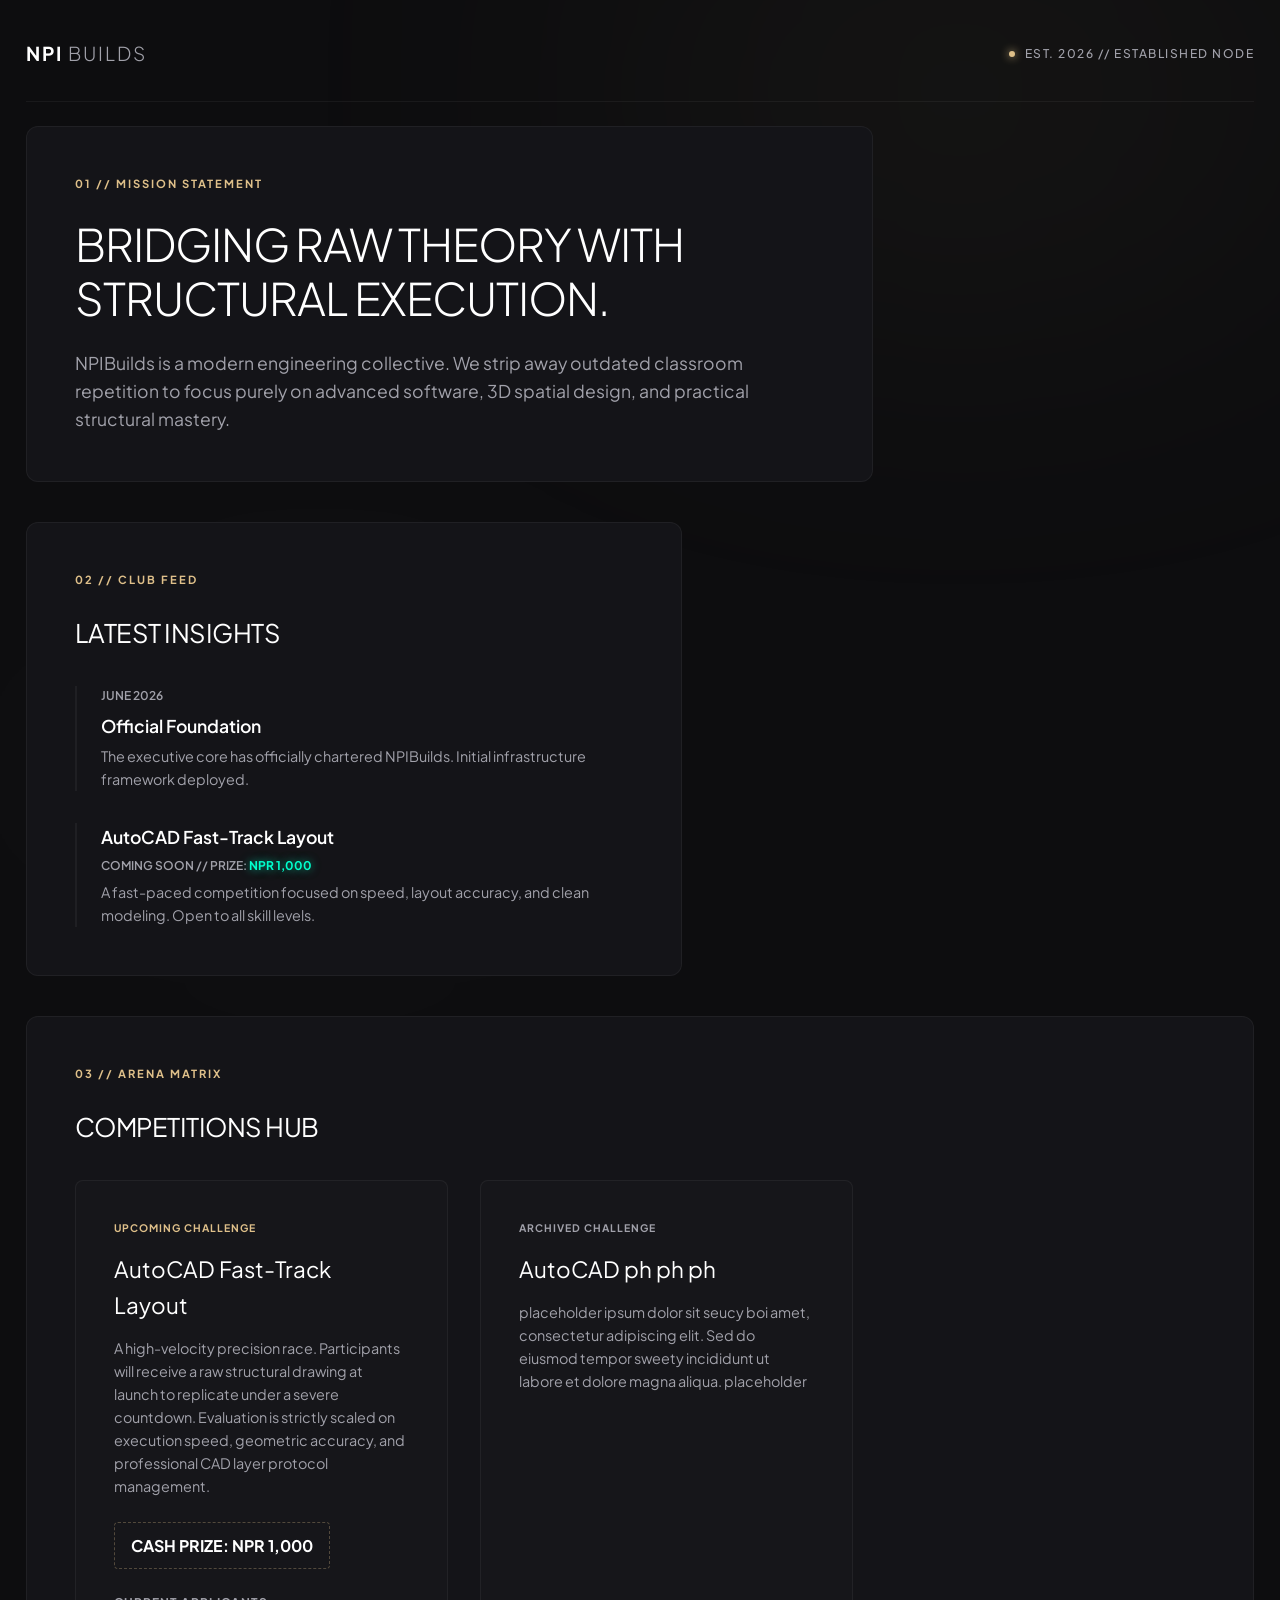
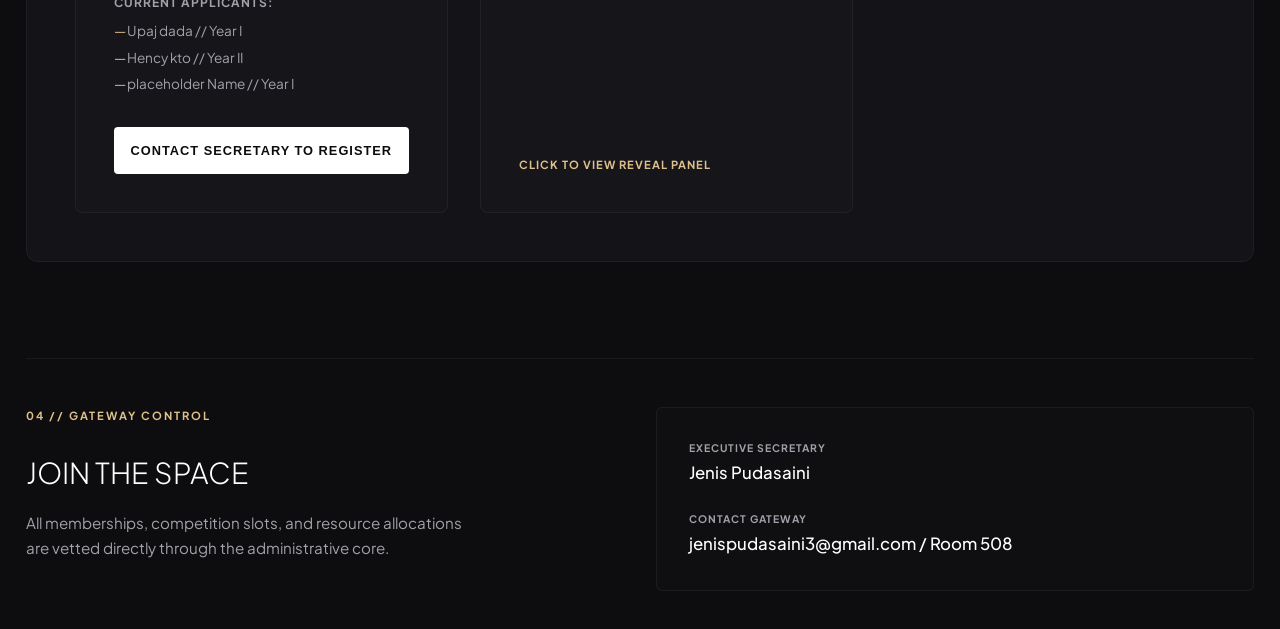
<file: HTML/index.html>
<!DOCTYPE html>
<html lang="en">
<head>
    <meta charset="UTF-8">
    <meta name="viewport" content="width=device-width, initial-scale=1.0">
    <title>NPI BUILDS // Engineering Club</title>
<link rel="stylesheet" href="../CSS/style.css">
</head>
<body>

    <div class="ambient-light" id="light-top"></div>
    <div class="ambient-light" id="light-bottom"></div>

    <div class="wrapper">
        <header class="arch-header">
            <div class="brand">NPI <span class="thin">BUILDS</span></div>
            <nav class="status-indicator">
                <span class="pillar-dot"></span> EST. 2026 // ESTABLISHED NODE
            </nav>
        </header>

        <main class="space-grid">
            
            <section class="block hero-block">
                <span class="block-tag">01 // MISSION STATEMENT</span>
                <h1>BRIDGING RAW THEORY WITH STRUCTURAL EXECUTION.</h1>
                <p class="description">
                    NPIBuilds is a modern engineering collective. We strip away outdated classroom repetition to focus purely on advanced software, 3D spatial design, and practical structural mastery.
                </p>
            </section>

            <section class="block updates-block">
                <span class="block-tag">02 // CLUB FEED</span>
                <h2>LATEST INSIGHTS</h2>
                <div class="feed-container">
                    <div class="feed-item">
                        <span class="feed-date">JUNE 2026</span>
                        <h4>Official Foundation</h4>
                        <p>The executive core has officially chartered NPIBuilds. Initial infrastructure framework deployed.</p>
                    </div>
                    <div class="feed-item">
                          <h4>AutoCAD Fast-Track Layout </h4>
                      <span class="feed-date">COMING SOON // PRIZE: <span class="neongreen-text">NPR 1,000</span></span> 
                        <p>A fast-paced competition focused on speed, layout accuracy, and clean modeling. Open to all skill levels.</p>
                    </div>
                </div>
            </section>






            <section class="block competitions-block">
                <span class="block-tag">03 // ARENA MATRIX</span>
                <h2>COMPETITIONS HUB</h2>
                
                <div class="comp-grid">
                    <div class="comp-card upcoming">
                        <div class="card-status">UPCOMING CHALLENGE</div>
                        <h3>AutoCAD Fast-Track
Layout</h3>
                        <p class="comp-details">A high-velocity precision race. Participants will receive a raw structural drawing at launch to replicate under a severe countdown. Evaluation is strictly scaled on execution speed, geometric accuracy, and professional CAD layer protocol management.</p>
                        
                        <div class="prize-tag">CASH PRIZE: NPR 1,000</div>
                        
                        <div class="participants-list">
                            <h5>CURRENT APPLICANTS:</h5>
                            <ul>
                                <li>Upaj dada // Year I</li>
                                <li>Hency kto // Year II</li>
                                <li>placeholder Name // Year I</li>
                            </ul>
                        </div>
                    

                        <a href="../contact/contact.html" style="text-decoration: none; display: block; width: 100%;">
                        <button class="btn-action" style="width: 100%; cursor: pointer;">CONTACT SECRETARY TO REGISTER</button>
                        </a>
                    </div>

                    <div class="comp-card past" onclick="toggleWinnerPanel(this)">
                        <div class="card-status">ARCHIVED CHALLENGE</div>
                        <h3>AutoCAD ph ph ph</h3>
                        <p class="comp-details">placeholder ipsum dolor sit seucy boi amet, consectetur adipiscing elit. Sed do eiusmod tempor sweety incididunt ut labore et dolore magna aliqua. placeholder</p>
                        
                        <div class="click-prompt">CLICK TO VIEW REVEAL PANEL</div>
                        
                        <div class="winner-drawer">
                            <div class="drawer-divider"></div>
                            <div class="winner-profile">
                                <span class="winner-label">CHAMPION</span>
                                <h4>Jenis Pudasaini🎉 (Placeholder)</h4>
                                <p class="winner-meta">Completed in 42 Minutes // Zero Blueprint Overlaps</p>
                                <div class="prize-claimed">PRIZE CLAIMED:  NPR 30,000</div>
                            </div>
                        </div>
                    </div>
                </div>
            </section>

        </main>

        <footer class="arch-footer" id="contact">
            <div class="footer-divider"></div>
            <div class="footer-content">
                <div class="footer-left">
                    <span class="block-tag">04 // GATEWAY CONTROL</span>
                    <h3>JOIN THE SPACE</h3>
                    <p>All memberships, competition slots, and resource allocations are vetted directly through the administrative core.</p>
                </div>
                <div class="footer-right">
                    <div class="contact-node">
                        <span class="node-label">EXECUTIVE SECRETARY</span>
                        <p class="node-val">Jenis Pudasaini</p>
                        <span class="node-label">CONTACT GATEWAY</span>
                        <p class="node-val">jenispudasaini3@gmail.com / Room 508</p>
                    </div>
                </div>
            </div>
        </footer>
    </div>


    
    <script src="../JS/script.js"></script>
</body>
</html>
</file>
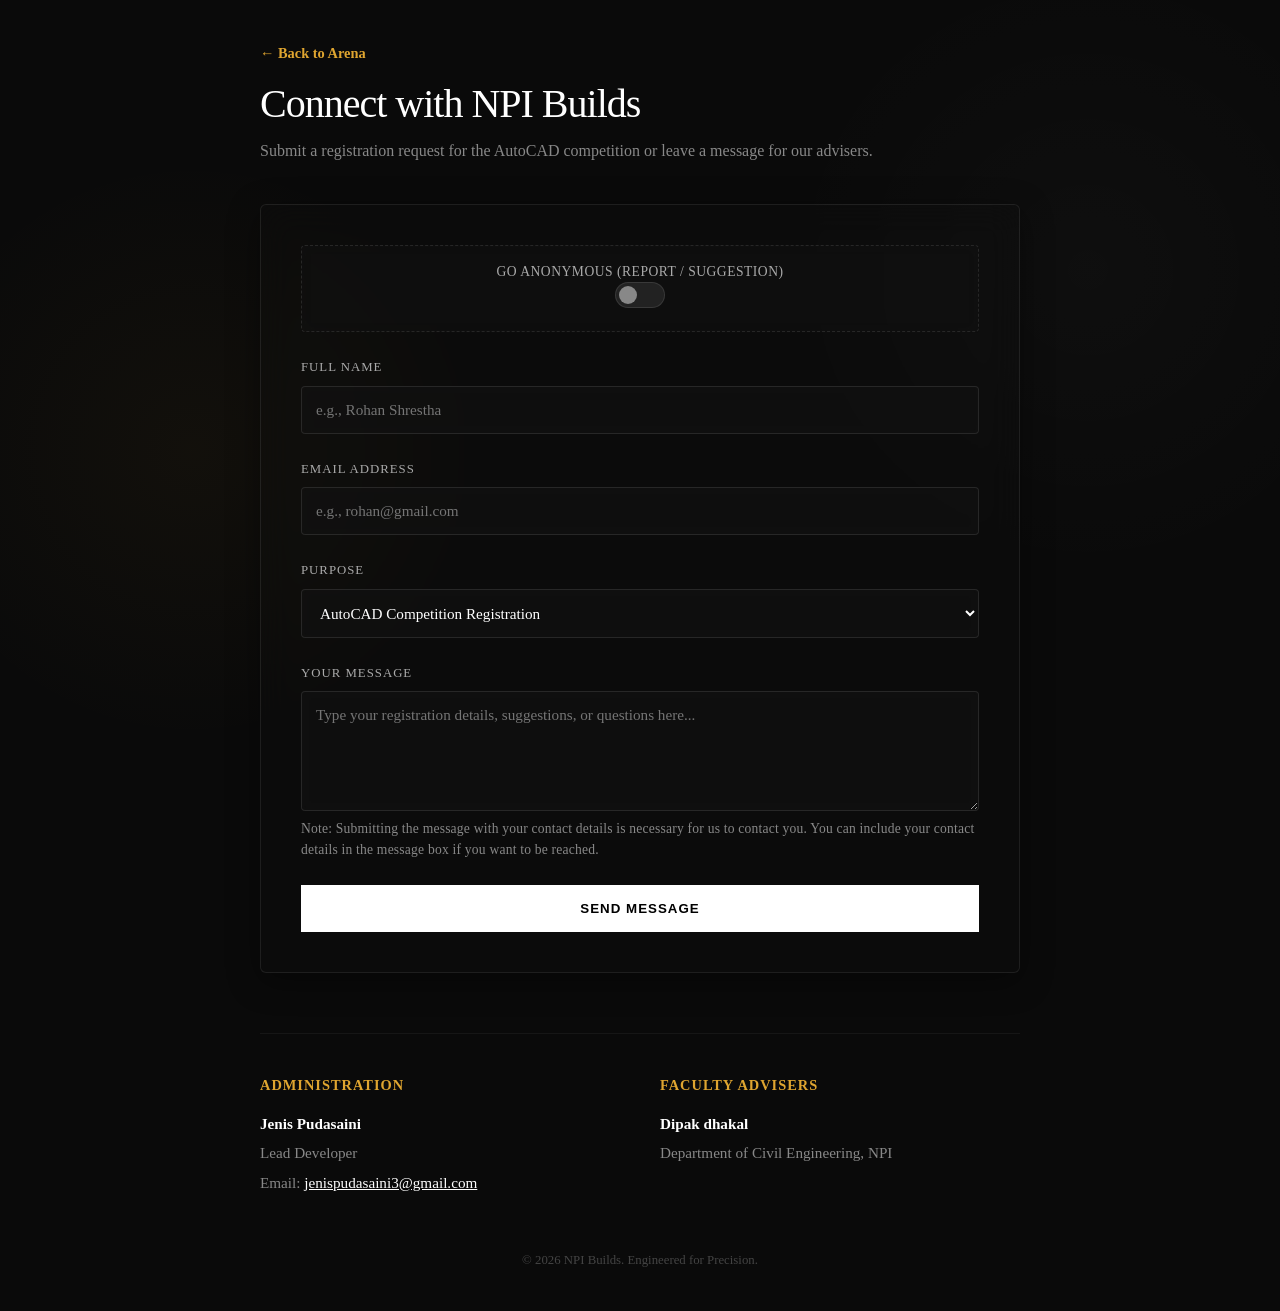
<file: contact/contact.html>
<!DOCTYPE html>
<html lang="en">
<head>
    <meta charset="UTF-8">
    <meta name="viewport" content="width=device-width, initial-scale=1.0">
    <title>Contact & Register // NPI Builds</title>
    <link rel="stylesheet" href="../CSS/style.css">
    <link rel="stylesheet" href="./contact.css">
</head>
<body class="dark-theme">

    <main class="form-wrapper">
        <header class="form-header">
            <a href="../index.html" class="back-link">← Back to Arena</a>
            <h1>Connect with NPI Builds</h1>
            <p>Submit a registration request for the AutoCAD competition or leave a message for our advisers.</p>
        </header>

        <section class="form-card">
            <form action="https://api.web3forms.com/submit" method="POST" id="contactForm">
    
    <input type="hidden" name="access_key" value="342dfb39-3732-4e8b-8e7c-003c619b167d">
    <input type="checkbox" name="botcheck" style="display: none;">

    <div class="form-group toggle-wrapper">
        <span class="toggle-label">Go Anonymous (Report / Suggestion)</span>
        <label class="switch">
            <input type="checkbox" id="anonymousToggle">
            <span class="slider"></span>
        </label>
    </div>

    <div class="form-group">
        <label for="name">Full Name</label>
        <input type="text" id="name" name="name" required placeholder="e.g., Rohan Shrestha">
    </div>

    <div class="form-group">
        <label for="email">Email Address</label>
        <input type="email" id="email" name="email" required placeholder="e.g., rohan@gmail.com">
    </div>

    <div class="form-group">
        <label for="purpose">Purpose</label>
        <select id="purpose" name="purpose">
            <option id="optReg" value="Competition Registration">AutoCAD Competition Registration</option>
            <option id="optSug" value="General Inquiry/Report">General Query / Suggestion / Report</option>
            <option id="optAdvisor" value="Advisor Communication">Contact Advisor Team</option>
        </select>
    </div>

    <div class="form-group">
    <label for="message">Your Message</label>
    <textarea id="message" name="message" rows="5" required placeholder="Type your registration details, suggestions, or questions here..."></textarea>
    <span class="field-note">
        Note: Submitting the message with your contact details is necessary for us to contact you. 
        <span id="contactReminder">You can include your contact details in the message box if you want to be reached.</span>
    </span>
</div>

    <button type="submit" class="submit-btn">Send Message</button>

                
            </form>
        </section>

        <footer class="page-footer">
            <div class="footer-grid">
                <div class="footer-column">
                    <h3>Administration</h3>
                    <p class="admin-name">Jenis Pudasaini</p>
                    <p class="admin-role">Lead Developer</p>
                    <p>Email: <a href="mailto:jenispudasaini3@gmail.com" class="footer-link">jenispudasaini3@gmail.com</a></p>
                </div>
                <div class="footer-column">
                    <h3>Faculty Advisers</h3>
                    <p class="advisor-name">Dipak dhakal</p>
                    <p class="advisor-dept">Department of Civil Engineering, NPI</p>
                </div>
            </div>
            <div class="footer-credits">
                <p>&copy; 2026 NPI Builds. Engineered for Precision.</p>
            </div>
        </footer>
    </main>

    <script src="../contact/contact.js"></script>
</body>
</html>
</file>
<file: CSS/style.css>
@import url('https://fonts.googleapis.com/css2?family=Plus+Jakarta+Sans:wght=300;400;500;700&family=Space+Grotesk:wght=600;700&display=swap');

/* =========================================================================
   01. GLOBAL ARCHITECTURE ENGINE & VARIABLES (:root)
   ========================================================================= */
:root {
    --bg-stone: #0d0d0f;                             /* Core dark slate background canvas base */
    --panel-bg: #141418;                             /* Elevated surface color for grid content cards */
    --border-line: rgba(255, 255, 255, 0.05);        /* Subdued low-contrast modernist architectural line border */
    --text-pure: #ffffff;                            /* Pure white for primary headers and high-contrast nodes */
    --text-concrete: #a1a1aa;                        /* Mid-tone gray for readable secondary prose */
    --warm-glow: rgba(223, 192, 138, 0.06);          /* Low-intensity elegant amber light leak value */
    --accent-amber: #dfc08a;                         /* Sophisticated premium light gold accent color */
    --curve-minimal: 12px;                           /* Sharp geometric sharp modernist structural border radius */
    --transition-slow: all 0.6s cubic-bezier(0.25, 1, 0.5, 1); /* Smooth fluid ease-out animation timing vector */
}

/* Master Reset Engine */
* {
    margin: 0;
    padding: 0;
    box-sizing: border-box;                          /* Assures padding offsets do not explode layout sizing math */
}

html {
    scroll-behavior: smooth;                         /* Enables clean scrolling animations on element anchors */
}

body {
    background-color: var(--bg-stone);
    color: var(--text-pure);
    font-family: 'Plus Jakarta Sans', sans-serif;
    overflow-x: hidden;                              /* Rigorous prevention of horizontal layout bursting */
    line-height: 1.6;
}

/* Luxury Architectural Embedded Lighting Shadows */
.ambient-light {
    position: absolute;
    width: 60vw;
    height: 40vh;
    border-radius: 50%;
    filter: blur(160px);                             /* Spreads the background color values smoothly across dark rows */
    pointer-events: none;                            /* Prevents accidental interception of click/tap controls */
    z-index: -1;
}

#light-top {
    top: -10%;
    right: -5%;
    background: var(--warm-glow);
}

#light-bottom {
    bottom: -5%;
    left: -5%;
    background: rgba(255, 255, 255, 0.02);
}

/* Master Structural Grid Wrapping (Expanded for Ultra-Wide Frame) */
.wrapper {
    width: 100%;
    max-width: 1500px;                               /* Expanded headroom framework requested for high-res layout symmetry */
    margin: 0 auto;                                  /* Centers the content frame perfectly on wide layouts */
    padding: clamp(1.5rem, 3vw, 2.435rem) clamp(1rem, 2vw, 2rem); /* Fluid responsive breathing margins */
}

/* =========================================================================
   02. SITE NAVIGATION & STRUCTURAL HEADER AXIS
   ========================================================================= */
.arch-header {
    display: flex;
    justify-content: space-between;
    align-items: center;
    border-bottom: 1px solid var(--border-line);
    padding-bottom: 2rem;
    margin-bottom: 1.52rem;
    gap: 2rem;                                      /* Buffer gap prevents elements from overlapping when zoomed */
}

/* Wrapper to keep logo and text aligned inline */
.brand-link {
    display: flex;
    align-items: center;
    gap: 1rem;                                      /* Clean spatial gap between logo graphic and text labels */
    text-decoration: none;
    color: inherit;
    flex-shrink: 0;                                 /* Structural safety anchor to prevent layout squishing */
}

/* Precise sizing matrix for your geometric logo */
.brand-logo {
    height: 64px;                                   /* Fixed technical footprint heights */
    width: 64px;
    object-fit: contain;
    border-radius: 50%;                              /* Compels square assets into an elegant circular profile */
    background: transparent;
    filter: drop-shadow(0 0 8px rgba(255, 238, 0, 0.252)); 
    transition: var(--transition-slow);
    flex-shrink: 0;                                 /* Rigid protection to ensure logo dimension matches type */
}

/* Interactive subtle glow amplification when user hovers over the brand node */
.brand-link:hover .brand-logo {
    transform: rotate(5deg) scale(1.05);            /* Dynamic micro-rotation spatial feedback */
    filter: drop-shadow(0 0 15px rgba(0, 255, 204, 0.5));
}

.brand {
    font-size: clamp(1.1rem, 1.5vw, 1.4rem);        /* Fluidly scales header text based on screen real estate */
    font-weight: 700;
    letter-spacing: 2px;
}

.brand .thin {
    font-weight: 300;
    color: var(--text-concrete);
}

.status-indicator {
    font-size: 0.75rem;
    font-weight: 500;
    letter-spacing: 1.5px;
    color: var(--text-concrete);
    animation: slideFromRight 1s cubic-bezier(0.25, 1, 0.5, 1) forwards;
    display: flex;
    align-items: center;
    gap: 0.6rem;
    flex-shrink: 0;                                 /* Keeps structural telemetry intact across displays */
}

.pillar-dot {
    width: 6px;
    height: 6px;
    background: var(--accent-amber);
    border-radius: 50%;
    box-shadow: 0 0 8px var(--accent-amber);
    flex-shrink: 0;
}

/* =========================================================================
   03. CORE CORE LAYOUT WRAPPERS & GRID MATRIX PANELS
   ========================================================================= */
.space-grid {
    position: relative;
    display: grid;
    grid-template-columns: 1.3fr 0.7fr;            /* Explicit dual column layout ratio split */
    gap: clamp(1.5rem, 4vw, 2.5rem);  
    margin: 0 auto;                                 /* Zeroes out centered offset shifts */
}

/* =========================================================================
   04. STYLE SPECIFICATION: CONTAINED HIGH-PRECISION HERO BANNER
   ========================================================================= */
.Mainhero-section {
    position: relative;
    height: 75vh;                                   /* Fixed container space ratio */
    min-height: 550px;                              /* Technical baseline bounds height limits */
    width: 100%;   
    margin: 0 auto; 
    margin-bottom: 4rem; 
    border-radius: var(--curve-minimal); 
    display: flex;
    overflow: hidden;                               /* Conceals expanding background scale animations safely */
    background-color: var(--bg-stone);             /* Serves as the bedrock underlay for the extruded vignette edge */
    border: 1px solid var(--border-line);
}

.Mainhero-slider {
    position: absolute;
    top: 0;
    left: 0;
    width: 100%;
    height: 100%;
    z-index: 1;                                     /* Base rendering tier layer */
}

.Mainslide {
    position: absolute;
    top: 0px;
    left: 0;
    width: 100%;
    height: 100%;
    background-size: cover;
    background-position: center center; 
    opacity: 0;
    transform: scale(1.023);
    animation-name: MainsliderFade;
    animation-duration: 12s;
    animation-iteration-count: infinite;
    animation-timing-function: ease-in-out;
}

.Mainslide-1 {
    background-image: url('../images-resources/Whole grp likely banner uneditted.jpg');
    background-position: center 105%;              /* Focal vertical height displacement node alignment */
    animation-delay: 0s;
}

.Mainslide-2 {
    background-image: url('../images-resources/small exicted group photo uneditted possible banner.jpg');
    background-position: center 78%;               /* Focal vertical height displacement node alignment */
    animation-delay: 6s;
}

/* High-Precision Cinematic Vignette Mask Engine (Extruded Distribution Setup) */
.Mainhero-overlay {
    position: absolute;
    inset: 0;                                       /* Spans edge-to-edge seamlessly over full canvas block */
    background: 
        /* Bottom-to-top ground mask: Pulled up higher to clear display panels cleanly */
        linear-gradient(to top, rgba(13, 13, 15, 1) 0%, rgba(13, 13, 15, 0.5) 35%, rgba(13, 13, 15, 0) 70%),
        /* Left-to-right edge side mask: Opacity dialed back slightly to reveal more image on the far left */
        linear-gradient(to right, rgba(13, 13, 15, 0.85) 0%, rgba(13, 13, 15, 0.65) 20%, rgba(13, 13, 15, 0.2) 45%, rgba(13, 13, 15, 0) 80%),
        /* Right-to-left safety mask: Ensures the far edge blends back into the dark layout context */
        linear-gradient(to left, rgba(13, 13, 15, 0.8) 0%, rgba(13, 13, 15, 0) 30%);
    z-index: 2;                                     
}

.Mainhero-container {
    width: 100%;
    height: 100%;                                   
    max-width: 100%;                                /* Spans true full-bleed container width to lock background color mask */
    padding: clamp(1.5rem, 4vw, 2.5rem);            /* Inward layout edge buffer grid padding */
    position: relative;
    z-index: 3;                                     /* Tops visual layer stacks to stay interactable */
    display: flex;
    align-items: flex-end;                          /* Forces text layout container down to base row */
    justify-content: flex-start; 
}

.Mainhero-glass-panel {
    background: rgba(20, 20, 24, 0.45); 
    border: 1px solid rgba(255, 255, 255, 0.08); 
    backdrop-filter: blur(14px);
    -webkit-backdrop-filter: blur(14px);
    width: 100%;
    max-width: 500px;                               /* Enforces static layout balance metrics on expansive monitors */
    padding: clamp(20px, 4vw, 35px);                /* Adapts padding layout safely inside the glass panel */
    border-radius: var(--curve-minimal); 
    box-shadow: 0 20px 50px rgba(0, 0, 0, 0.6);
    margin-left: 0;      
    margin-top: 0;      
    flex-shrink: 0;                                 /* Locks horizontal width properties against crushing forces */
}

.Mainhero-glass-panel h1 {
    font-family: 'Space Grotesk', sans-serif;
    font-size: clamp(24px, 4vw, 38px);              /* Fluid scaling calculation engine for main hero headings */
    font-weight: 700;
    line-height: 1.2;
    margin-bottom: 15px;
    color: var(--text-pure);
}

.Maingradient-text {
    background: linear-gradient(135deg, #00f2fe, #a855f7);
    -webkit-background-clip: text;
    background-clip: text;                          /* FIXED: Standard property defined for vendor prefix validation */
    -webkit-text-fill-color: transparent;
}

.Mainhero-glass-panel p {
    font-size: clamp(12px, 1.2vw, 13.5px);          /* Fluid micro text management */
    color: var(--text-concrete); 
    line-height: 1.6;
    margin-bottom: 25px;
    font-family: 'Plus Jakarta Sans', sans-serif; 
}

.Mainhero-buttons {
    display: flex;
    gap: 15px;
    flex-wrap: wrap;                                /* Wraps text navigation actions if screen scales collapse */
}

.Mainbtn-neon {
    background: linear-gradient(135deg, #00f2fe, #0072ff);
    color: #000000;
    text-decoration: none;
    font-family: 'Space Grotesk', sans-serif;
    font-size: 12px;
    font-weight: 700;
    padding: 12px 24px;
    border-radius: 6px;
    transition: box-shadow 0.2s ease;
    display: inline-flex;
    align-items: center;
    justify-content: center;
    flex-shrink: 0;                                 /* Denies compression deformation on zoom layers */
}
.Mainbtn-neon:hover { box-shadow: 0 0 20px rgba(0, 242, 254, 0.5); }

.Mainbtn-glass {
    background: rgba(255, 255, 255, 0.04);
    border: 1px solid var(--border-line);
    color: var(--text-pure);
    text-decoration: none;
    font-family: 'Space Grotesk', sans-serif;
    font-size: 12px;
    font-weight: 600;
    padding: 12px 24px;
    border-radius: 6px;
    transition: background 0.2s ease;
    display: inline-flex;
    align-items: center;
    justify-content: center;
    flex-shrink: 0;                                 /* Denies compression deformation on zoom layers */
}
.Mainbtn-glass:hover { background: rgba(255, 255, 255, 0.1); }

.Maintech-indicator {
    display: none !important; 
}



/* ==========================================================================
   05. INSTITUTIONAL BRANDING AXIS & METRICS BLOCKS
   ========================================================================== */
.institutional-axis {
    grid-column: 1 / -1;       
    display: flex;
    justify-content: flex-start;
    gap: clamp(1.5rem, 4vw, 4rem); 
    border-bottom: 1px dashed var(--border-line);
    padding: 1rem 0 1.5rem 0;
    margin-top: -0.8rem;         
    margin-bottom: 1.5rem;
    flex-wrap: wrap;                                /* Forces wrapping array layout to prevent data overflows */
}

.inst-meta {
    display: flex;
    flex-direction: column;
    gap: 0.3rem;
}

.inst-meta .meta-label {
    font-size: 0.6rem;
    font-weight: 700;
    letter-spacing: 1.5px;
    color: var(--accent-amber); 
}

.inst-meta .meta-val {
    font-size: 0.85rem;
    font-weight: 500;
    letter-spacing: 0.5px;
    color: var(--text-concrete);
}

.inline-link {
    color: inherit;            
    text-decoration: none;     
    display: inline-block;
    position: relative;
    transition: color 0.3s ease;
}

.inline-link:hover {
    color: var(--accent-amber);
}

.inline-link::after {
    content: '';
    position: absolute;
    width: 100%;
    transform: scaleX(0);
    height: 1px;
    bottom: -2px;
    left: 0;
    background-color: var(--accent-amber);
    transform-origin: bottom right;
    transition: transform 0.3s cubic-bezier(0.25, 1, 0.5, 1);
}

.inline-link:hover::after {
    transform: scaleX(1);
    transform-origin: bottom left;
}

.network-status {
    margin-left: auto;
    text-align: right;
}

/* =========================================================================
   06. CENTRAL CONTENT MODULE SYSTEM (.block & .hero-block Frameworks)
   ========================================================================= */
.block {
    background: var(--panel-bg);
    border: 1px solid var(--border-line);
    border-radius: var(--curve-minimal);
    padding: clamp(1.5rem, 4vw, 3rem);              /* Fluid internal content padding strategy */
    transition: var(--transition-slow);
    width: 85%;                                     /* Extends component bounding lines fully to grid borders */
}

.block.is-visible:hover,
.block:hover {
    transform: translateY(-4px) scale(1.01) !important; /* Managed dimensional safety boundary scale multiplier */
    border-color: rgba(223, 192, 138, 0.2);
    box-shadow: 0 15px 35px rgba(0, 0, 0, 0.4);
}

.block-tag {
    display: block;
    font-size: 0.7rem;
    font-weight: 700;
    letter-spacing: 2px;
    color: var(--accent-amber);
    margin-bottom: 1.5rem;
}

.hero-block {
    grid-column: 1 / -1;
    width: 69%;                                     /* Stretches full width to align with background mask edges */
}

h1 {
    font-size: clamp(1.8rem, 4vw, 2.8rem);          /* Main architecture font size tracking engine */
    font-weight: 300;
    line-height: 1.2;
    letter-spacing: -1px;
    margin-bottom: 1.5rem;
    max-width: 900px;                               /* Limits structural type deformation on 1500px rows */
}

.description {
    color: var(--text-concrete);
    font-size: clamp(0.95rem, 1.5vw, 1.1rem);       /* Fluid secondary narrative prose text dimensions */
    max-width: 750px;                               /* Structural limit prevents text layout lines from shifting overlong */
}

h2 {
    font-size: clamp(1.3rem, 2.5vw, 1.6rem);        /* Secondary structural block heading sizing tracker */
    font-weight: 400;
    letter-spacing: -0.5px;
    margin-bottom: 2rem;
}

/* Feed Module Configuration */
.feed-container {
    display: flex;
    flex-direction: column;
    gap: 2rem;
}

.feed-item {
    border-left: 2px solid var(--border-line);
    padding-left: 1.5rem;
    transition: var(--transition-slow);
}

.feed-item:hover {
    border-left-color: var(--accent-amber);
}

.feed-date {
    display: block;
    font-size: 0.75rem;
    font-weight: 600;
    color: var(--text-concrete);
    margin-bottom: 0.4rem;
}

.feed-item h4 {
    font-size: 1.1rem;
    font-weight: 600;
    margin-bottom: 0.3rem;
}

.feed-item p {
    color: var(--text-concrete);
    font-size: 0.9rem;
    max-width: 750px;                               /* Local typography constraint anchor for feed content */
}




/* =========================================================================
   07. COMPETITIONS CARD ARCHITECTURE PLATFORM
   ========================================================================= */
.competitions-block {
    grid-column: 1 / -1;
    width: 100%;                                    /* Stretches full width to align with background mask edges */
}

.neongreen-text {
    color: #00ffcc; 
    font-weight: 700;
    text-shadow: 0 0 8px rgba(0, 255, 204, 0.6), 
                 0 0 20px rgba(0, 255, 204, 0.2);
}

.comp-grid {
    display: grid;
    grid-template-columns: 1fr 1fr;                 /* Preserved crisp explicit two-column grid division ratio */
    gap: 2rem;
}


@media (min-width: 1118px) {
    .comp-grid {
        margin-right: 22rem;
    }
}


.comp-card {
    background: rgba(255, 255, 255, 0.01);
    border: 1px solid var(--border-line);
    border-radius: 8px;
    padding: clamp(1.5rem, 3vw, 2.5rem);            /* Scales inside space matrix cleanly across view ports */
    display: flex;
    flex-direction: column;
    transition: var(--transition-slow);

}

.comp-card:hover {
    transform: translateY(-4px) scale(1.01);        /* Preserves card scaling ratios inside structural walls */
    border-color: rgba(255, 255, 255, 0.15);
    box-shadow: 0 12px 30px rgba(0, 0, 0, 0.3);
}

.card-status {
    font-size: 0.65rem;
    font-weight: 700;
    letter-spacing: 1px;
    margin-bottom: 1rem;
    color: var(--text-concrete);
}

.upcoming .card-status {
    color: var(--accent-amber);
}

.comp-card h3 {
    font-size: 1.4rem;
    font-weight: 400;
    margin-bottom: 0.8rem;
}

.comp-details {
    color: var(--text-concrete);
    font-size: 0.9rem;
    margin-bottom: 1.5rem;
    flex-grow: 1;
    max-width: 650px;                               /* Prevents layout lines stretching over wide cards */
}

.prize-tag {
    font-size: 1rem;
    font-weight: 700;
    color: #fff;
    border: 1px dashed rgba(223, 192, 138, 0.3);
    padding: 0.6rem 1rem;
    border-radius: 4px;
    display: inline-block;
    align-self: flex-start;
    margin-bottom: 1.5rem;
}

.participants-list h5 {
    font-size: 0.75rem;
    letter-spacing: 1px;
    color: var(--text-concrete);
    margin-bottom: 0.5rem;
}

.participants-list ul {
    list-style: none;
    font-size: 0.85rem;
    color: var(--text-concrete);
    margin-bottom: 2rem;
}

.participants-list li {
    margin-bottom: 0.3rem;
    padding-left: 0.8rem;
    position: relative;
}

.participants-list li::before {
    content: "—";
    position: absolute;
    left: 0;
    color: var(--accent-amber);
}

.btn-action {
    background: var(--text-pure);
    color: var(--bg-stone);
    text-decoration: none;
    text-align: center;
    padding: 1rem;
    font-size: 0.8rem;
    font-weight: 700;
    letter-spacing: 1px;
    border-radius: 4px;
    border: none;
    transition: var(--transition-slow);
}

.btn-action:hover {
    background: var(--accent-amber);
    transform: translateY(-4px) scale(1.03);
    box-shadow: 0 10px 20px rgba(0,0,0,0.4);
}



/* Past Archive Hidden Drawer Controls */
.past {
    cursor: pointer;
}

.past:hover {
    background: rgba(255, 255, 255, 0.02);
    border-color: rgba(255,255,255,0.15);
}

.click-prompt {
    font-size: 0.7rem;
    font-weight: 700;
    letter-spacing: 1px;
    color: var(--accent-amber);
    margin-top: auto;
}

.winner-drawer {
    max-height: 0;
    overflow: hidden;
    transition: var(--transition-slow);
    opacity: 0;
}

.past.active .winner-drawer {
    max-height: 300px;
    opacity: 1;
    margin-top: 1.5rem;
}

.drawer-divider {
    height: 1px;
    background: var(--border-line);
    margin-bottom: 1.5rem;
}

.winner-label {
    display: inline-block;
    font-size: 0.6rem;
    background: rgba(255,255,255,0.05);
    padding: 0.2rem 0.5rem;
    border-radius: 3px;
    color: var(--accent-amber);
    font-weight: 700;
    margin-bottom: 0.5rem;
}

.winner-meta {
    font-size: 0.85rem;
    color: var(--text-concrete);
    margin-bottom: 0.5rem;
}

.prize-claimed {
    font-size: 0.85rem;
    font-weight: 700;
    color: #fff;
}


/* =========================================================================
   08. USER-GENERATED TECH GALLERY SHOWCASE CSS ENGINE
   ========================================================================= */
.tech-gallery-block {
    margin-top: 60px;
    width: 100%;
    margin-left: auto;
    margin-right: auto;
}

.gallery-header-matrix {
    margin-bottom: 30px;
}

.gallery-subtitle {
    font-size: 0.95rem;
    color: rgba(255, 255, 255, 0.6);
    margin-top: 8px;
    letter-spacing: 0.5px;
}

/* Track configuration to support 2-3 massive layouts side-by-side */
.showcase-display-track {
    display: grid;
    grid-template-columns: repeat(auto-fit, minmax(min(100%, 460px), 1fr));
    gap: 30px;
    margin-top: 25px;
}

.showcase-card {
    position: relative;
    background: #0f0f0f;
    border: 1px solid rgba(255, 255, 255, 0.07);
    border-radius: 6px;
    overflow: hidden;
    display: flex;
    flex-direction: column;
    transition: transform 0.4s cubic-bezier(0.25, 1, 0.5, 1), border-color 0.4s ease;
    cursor: pointer;
}

.showcase-card:hover {
    border-color: var(--accent-amber, #dfa530);
    transform: translateY(-4px);
}



/* Header alignment matrix for title and the action button */
.gallery-header-matrix {
    display: flex;
    justify-content: space-between;
    align-items: flex-end;
    gap: 20px;
    margin-bottom: 30px;
    border-bottom: 1px dashed rgba(255, 255, 255, 0.05);
    padding-bottom: 20px;
}

.header-title-wrapper {
    flex: 1;
}

/* Micro-engineered View All Link Utilities */
.gallery-control-action {
    display: flex;
    align-items: center;
}

.link-view-all {
    text-decoration: none;
    font-family: monospace;
    
    font-size: 0.7rem;             /*  font size and  italic styling */
    font-style: italic;            /* Makes the typography italicized */
    
    font-weight: 700;
    color: rgba(255, 255, 255, 0.5);
    letter-spacing: 1.5px;
    transition: color 0.3s ease, padding-right 0.3s ease;
    display: inline-flex;
    align-items: center;
    position: relative;
    padding-left: 12px;
}

.link-view-all::before {
    content: '[ ';
    color: var(--accent-amber, #dfc08a);
    margin-right: 4px;
    transition: transform 0.3s ease;
}

.link-view-all:hover {
    color: #ffffff;
}

.link-view-all:hover::before {
    transform: translateX(-2px);
}

.view-bracket {
    color: var(--accent-amber, #dfc08a);
    margin-left: 4px;
    transition: display 0.3s ease;
}

/* Responsive adjustment for small screens */
@media (max-width: 768px) {
    .gallery-header-matrix {
        flex-direction: column;
        align-items: flex-start;
        gap: 15px;
    }
    .gallery-control-action {
        align-self: flex-end;
    }
}





.media-container {
    position: relative;
    width: 100%;
    aspect-ratio: 16 / 9; /* Enforces clean cinematic aspect ratios */
    background: #000;
    overflow: hidden;
}

.showcase-media {
    width: 100%;
    height: 100%;
    object-fit: cover;
    transition: transform 0.6s ease;
}

.showcase-card:hover .showcase-media {
    transform: scale(1.02);
}

.media-type-badge {
    position: absolute;
    top: 15px;
    right: 15px;
    background: rgba(0, 0, 0, 0.75);
    border: 1px solid rgba(255, 255, 255, 0.15);
    padding: 4px 10px;
    font-family: monospace;
    font-size: 0.65rem;
    color: var(--accent-amber, #dfa530);
    letter-spacing: 1px;
    border-radius: 2px;
}

.showcase-meta-panel {
    padding: 20px;
    background: linear-gradient(to top, rgba(10, 10, 10, 1), rgba(15, 15, 15, 0.9));
    border-top: 1px solid rgba(255, 255, 255, 0.04);
}

.project-author {
    font-family: monospace;
    font-size: 0.7rem;
    color: rgba(255, 255, 255, 0.4);
    letter-spacing: 1.5px;
    display: block;
    margin-bottom: 5px;
}

.project-title {
    font-size: 1.15rem;
    color: #ffffff;
    font-weight: 600;
    margin: 0;
}

/* Submission Interactive Zone styling */
.submission-action-zone {
    margin-top: 60px;
    margin-bottom: 20px;
    display: flex;
    justify-content: center;
    width: 100%;
    
    /* Force full-width grid coverage so centering works flawlessly */
    grid-column: 1 / -1; 
}

.btn-matrix-submit {
    background: transparent;
    border: 1px dashed rgba(255, 255, 255, 0.2);
    padding: 20px 40px;
    border-radius: 4px;
    cursor: pointer;
    position: relative;
    display: flex;
    flex-direction: column;
    align-items: center;
    gap: 4px;
    transition: background 0.3s ease, border-color 0.3s ease;
    width: 100%;
    max-width: 500px;
}

.btn-matrix-submit:hover {
    background: rgba(223, 165, 48, 0.04);
    border: 1px solid var(--accent-amber, #dfa530);
}

.btn-glitch-text {
    font-family: monospace;
    font-size: 0.95rem;
    font-weight: 700;
    color: #ffffff;
    letter-spacing: 2px;
    transition: color 0.3s ease;
}

.btn-matrix-submit:hover .btn-glitch-text {
    color: var(--accent-amber, #dfa530);
}

.btn-subtext {
    font-size: 0.7rem;
    color: rgba(255, 255, 255, 0.4);
    letter-spacing: 0.5px;
}












/* =========================================================================
   09. DYNAMIC FLOATING GLASS BUBBLES GRAPHICS LAYER
   ========================================================================= */
.floating-bubbles-container {
    grid-column: 2;
    grid-row: 1 / span 4;
    position: absolute;
    top: 0;
    right: 0;
    width: 100%;
    height: 100%;
    pointer-events: none;
    z-index: 10;
}

/* Increased clamp values for larger bubbles and added cursor pointer */
.bubble-floating {
    position: absolute;
    width: clamp(180px, 24vw, 300px); 
    height: clamp(180px, 24vw, 300px);
    border-radius: 50%;
    overflow: hidden;
    border: 1px solid rgba(255, 255, 255, 0.08);
    box-shadow: 0 30px 60px rgba(0, 0, 0, 0.7), 
                inset 0 0 25px rgba(255, 255, 255, 0.1);
    pointer-events: auto;
    will-change: transform;
    backdrop-filter: blur(2px);
    -webkit-backdrop-filter: blur(2px);
    transition: border-color 0.4s ease, box-shadow 0.4s ease;
    cursor: pointer;
}

.bubble-floating:hover {
    border-color: var(--accent-amber);
    box-shadow: 0 40px 80px rgba(223, 192, 138, 0.2), 
                inset 0 0 30px rgba(223, 192, 138, 0.15);
}

.bubble-floating img {
    width: 100%;
    height: 100%;
    object-fit: cover;
    filter: grayscale(15%) contrast(105%);
    transition: transform 0.6s cubic-bezier(0.25, 1, 0.5, 1);
}

.bubble-floating:hover img {
    transform: scale(1.06);
}

/* Anchor baselines down the right column field */
.bubble-node-1 {
    top: 16%;
    right: 18%;
}

.bubble-node-2 {
    top: 40%;
    right: 16%;
}

/* =========================================================================
   10. MODAL DISPLAY SYSTEM & INTERACTIVE POPUP ENGINE
   ========================================================================= */
#glassy-popup-overlay {
    position: fixed;
    top: 0; 
    left: 0; 
    width: 100vw; 
    height: 100vh;
    background: rgba(0, 0, 0, 0.5);
    backdrop-filter: blur(12px);
    -webkit-backdrop-filter: blur(12px);
    display: flex;
    justify-content: center;
    align-items: center;
    z-index: 9999;
    opacity: 0;
    animation: fadeIn 0.3s forwards;
}

/* Modal Architecture */
.glassy-popup-modal {
    background: rgba(20, 20, 25, 0.45);
    border: 1px solid rgba(255, 255, 255, 0.15);
    box-shadow: 0 8px 32px 0 rgba(0, 0, 0, 0.4);
    border-radius: 12px;
    padding: 20px;
    max-width: 400px;
    width: 90%;
    text-align: center;
    position: relative;
    color: #e0e0e0;
    font-family: system-ui, -apple-system, sans-serif;
}

.glassy-popup-img {
    max-width: 100%;
    height: auto;
    border-radius: 8px;
    margin-bottom: 15px;
    border: 1px solid rgba(255, 255, 255, 0.1);
    box-shadow: inset 0 0 10px rgba(0,0,0,0.5);
}

.glassy-popup-desc {
    font-size: 15px;
    line-height: 1.4;
    text-shadow: 0 1px 2px rgba(0,0,0,0.8);
    display: -webkit-box;
    -webkit-line-clamp: 2;
    line-clamp: 2;                                  /* FIXED: Added standard property directly below vendor prefix fallback */
    -webkit-box-orient: vertical;
    overflow: hidden;
}

.glassy-close-btn {
    position: absolute;
    top: -15px;
    right: -15px;
    background: rgba(255, 255, 255, 0.1);
    border: 1px solid rgba(255, 255, 255, 0.25);
    color: white;
    border-radius: 50%;
    width: 32px;
    height: 32px;
    cursor: pointer;
    font-size: 20px;
    line-height: 1;
    backdrop-filter: blur(4px);
    transition: all 0.2s ease;
}

.glassy-close-btn:hover {
    background: rgba(255, 255, 255, 0.3);
    transform: scale(1.1);
}

@keyframes fadeIn {
    to { opacity: 1; }
}

/* =========================================================================
   11. HIGH-TECH TELEMETRY COUNTDOWN INTERFACE MODULE
   ========================================================================= */
.matrix-countdown {
    display: inline-flex;
    align-items: center;
    background: rgba(255, 255, 255, 0.02);
    border: 1px solid rgba(255, 255, 255, 0.07);
    border-radius: 6px;
    padding: 8px 14px;
    margin: 12px 0;
    font-family: SFMono-Regular, Consolas, 'Liberation Mono', Menlo, monospace;
    backdrop-filter: blur(4px);
    -webkit-backdrop-filter: blur(4px);
    width: fit-content;
}

.countdown-segment {
    display: flex;
    flex-direction: column;
    align-items: center;
    min-width: 36px;
}

.countdown-segment span {
    font-size: 1.1rem;
    font-weight: 700;
    color: #ffffff;
    letter-spacing: 1px;
    text-shadow: 0 0 10px rgba(255, 255, 255, 0.1);
}

.countdown-segment label {
    font-size: 0.6rem;
    color: rgba(255, 255, 255, 0.35);
    margin-top: 3px;
    font-weight: 600;
    letter-spacing: 0.5px;
}

.countdown-divider {
    font-size: 1.1rem;
    color: var(--accent-amber, #dfc08a);
    font-weight: 700;
    padding: 0 6px;
    transform: translateY(-6px);
    animation: pulse-telemetry-glow 1s infinite alternate;
}

@keyframes pulse-telemetry-glow {
    from { opacity: 0.25; }
    to { opacity: 1; }
}

/* =========================================================================
   12. ARCHITECTURAL GEOMETRIC FOOTER WRAPPER BLOCK
   ========================================================================= */
.arch-footer {
    margin-top: clamp(3rem, 10vw, 6rem);             /* Fluid separation values for footer area */
    width: 100%;                                    /* Extends full width to capture geometric rows layout grid */
    margin-left: auto;
    margin-right: auto;
    
    /* FIX: Force full-bleed structural span across all grid columns */
    grid-column: 1 / -1; 
}

.footer-divider {
    height: 1px;
    background: var(--border-line);
    margin-bottom: clamp(1.5rem, 5vw, 3rem);
}

.footer-content {
    display: grid;
    grid-template-columns: 1fr 1fr;                  /* Preserves baseline footer layout columns symmetry */
    gap: 2rem;
}

.footer-left h3 {
    font-size: clamp(1.4rem, 3vw, 1.8rem);
    font-weight: 300;
    margin-bottom: 1rem;
}

.footer-left p {
    color: var(--text-concrete);
    font-size: 0.95rem;
    max-width: 450px;
}

.contact-node {
    background: rgba(255,255,255,0.01);
    border: 1px solid var(--border-line);
    padding: 2rem;
    border-radius: 6px;
}

.node-label {
    display: block;
    font-size: 0.65rem;
    font-weight: 700;
    letter-spacing: 1px;
    color: var(--text-concrete);
    margin-bottom: 0.2rem;
}

.node-label:not(:first-child) {
    margin-top: 1.5rem;
}

.node-val {
    font-size: 1.05rem;
    font-weight: 500;
}

/* =========================================================================
   13. RESPONSIVE LAYOUT MATRIX PATHS (MEDIA QUERIES)
   ========================================================================= */
@media (max-width: 900px) {
    .space-grid {
        grid-template-columns: 1fr;                  /* Breaks main content layouts into single rows on smaller profiles */
    }
    .floating-bubbles-container {
        display: none !important;                    /* Safely strips floating items outside small UI boundaries */
    }
}

@media (max-width: 768px) {
    .arch-header {
        flex-direction: column;
        align-items: flex-start;
        gap: 1.5rem;
        padding-bottom: 1.5rem;
        margin-bottom: 2rem;
    }

    .status-indicator {
        align-self: flex-start; 
    }

    .institutional-axis {
        flex-direction: column;
        gap: 1.5rem;
        padding-bottom: 2rem;
    }

    .network-status {
        margin-left: 0;
        text-align: left;
    }

    .Mainhero-section {
        height: auto;
        min-height: auto;
        border-radius: 0; 
        padding: 3rem 0;
        margin-bottom: 2rem;
    }

    .Mainhero-container {
        padding: 0 1.5rem;
    }

    .Mainhero-glass-panel {
        max-width: 100%;
        background: rgba(20, 20, 24, 0.85);          /* Elevates opacity levels when overlay masks thin out on mobile targets */
    }
    
    .comp-grid {
        grid-template-columns: 1fr;                  /* Breaks tournament modules into singular columns */
    }

    .hero-block, 
    .block {
        margin-top: 0; 
        position: relative;
        z-index: 4;
    }

    .footer-content {
        grid-template-columns: 1fr;                  /* Drops footer info links setup to stacked rows */
    }
}

@media (max-width: 640px) {
    .Mainhero-buttons { 
        flex-direction: column; 
        gap: 10px; 
    }
    .Mainbtn-neon, .Mainbtn-glass {
        width: 100%;                                 /* Scales interactive actions full width for touch accuracy */
    }
}

/* =========================================================================
   14. ANIMATION CORE MATRIX UTILITIES
   ========================================================================= */
.reveal-on-scroll {
    opacity: 0;
    transform: translateY(30px);
    transition: opacity 0.8s cubic-bezier(0.25, 1, 0.5, 1), 
                transform 0.8s cubic-bezier(0.25, 1, 0.5, 1);
    will-change: opacity, transform;
}

.reveal-on-scroll.is-visible {
    opacity: 1;
    transform: translateY(0);
}

.brand-animate {
    opacity: 0; 
    animation: slideFromLeft 1.2s cubic-bezier(0.25, 1, 0.5, 1) forwards;
}

.status-animate {
    opacity: 0;
    animation: slideFromRight 1.2s cubic-bezier(0.25, 1, 0.5, 1) forwards;
}

@keyframes MainsliderFade {
    0%, 100% { opacity: 0; transform: scale(1.023); }
    8%, 42%  { opacity: 0.65; transform: scale(1); }
    50%      { opacity: 0; transform: scale(1.023); }
}

@keyframes slideFromLeft {
    0% { opacity: 0; transform: translateX(-50px); }
    100% { opacity: 1; transform: translateX(0); }
}

@keyframes slideFromRight {
    0% { opacity: 0; transform: translateX(50px); }
    100% { opacity: 1; transform: translateX(0); }
}
</file>
<file: contact/contact.css>
/* Contact Page Structural Base & Ambient Lighting Elements */
.dark-theme {
    background-color: #0a0a0a;
    background-image: 
        radial-gradient(circle at 15% 50%, rgba(223, 165, 48, 0.04), transparent 25%),
        radial-gradient(circle at 85% 30%, rgba(255, 255, 255, 0.02), transparent 25%);
    background-attachment: fixed;
    color: #ffffff;
    font-family: inherit;
    margin: 0;
}

.form-wrapper {
    max-width: 800px;
    margin: 0 auto;
    padding: 40px 20px;
}

.form-header {
    text-align: left;
    margin-bottom: 40px;
}

.back-link {
    color: #dfa530; /* Golden yellow accent */
    text-decoration: none;
    font-weight: 600;
    font-size: 0.9rem;
    display: inline-block;
    margin-bottom: 15px;
}

.form-header h1 {
    font-size: 2.5rem;
    margin: 0 0 10px 0;
    letter-spacing: -1px;
}

.form-header p {
    color: #888888;
    margin: 0;
    font-size: 1rem;
}

/* Glassmorphic Form Card Substrate */
.form-card {
    background: rgba(17, 17, 17, 0.3);
    backdrop-filter: blur(16px);
    -webkit-backdrop-filter: blur(16px);
    border: 1px solid rgba(255, 255, 255, 0.08);
    box-shadow: 0 8px 32px 0 rgba(0, 0, 0, 0.4);
    padding: 40px;
    border-radius: 6px;
    margin-bottom: 60px;
}

.form-group {
    margin-bottom: 25px;
    display: flex;
    flex-direction: column;
}

.form-group label {
    color: #aaaaaa;
    font-size: 0.8rem;
    text-transform: uppercase;
    letter-spacing: 1px;
    margin-bottom: 8px;
}

/* Semi-Transparent Glass Fields */
.form-group input,
.form-group select,
.form-group textarea {
    background: rgba(22, 22, 22, 0.4);
    backdrop-filter: blur(4px);
    -webkit-backdrop-filter: blur(4px);
    border: 1px solid rgba(255, 255, 255, 0.1);
    padding: 14px;
    color: #ffffff;
    border-radius: 4px;
    font-family: inherit;
    font-size: 0.95rem;
    transition: all 0.3s ease;
}

.form-group input:focus,
.form-group select:focus,
.form-group textarea:focus {
    outline: none;
    border-color: #dfa530;
    background: rgba(30, 30, 30, 0.6);
    box-shadow: 0 0 12px rgba(223, 165, 48, 0.15);
}

.submit-btn {
    background: #ffffff;
    color: #000000;
    border: none;
    padding: 16px;
    font-weight: 700;
    text-transform: uppercase;
    letter-spacing: 1px;
    cursor: pointer;
    width: 100%;
    transition: background 0.2s ease;
}

.submit-btn:hover {
    background: #dfa530;
}

/* Footer Section Layout */
.page-footer {
    border-top: 1px solid rgba(255, 255, 255, 0.05);
    padding-top: 40px;
}

.footer-grid {
    display: grid;
    grid-template-columns: 1fr 1fr;
    gap: 40px;
    text-align: left;
}

.footer-column h3 {
    color: #dfa530;
    font-size: 0.9rem;
    text-transform: uppercase;
    letter-spacing: 1px;
    margin-bottom: 15px;
}

.footer-column p {
    color: #888888;
    margin: 5px 0;
    font-size: 0.95rem;
}

.footer-column .admin-name,
.footer-column .advisor-name {
    color: #ffffff;
    font-weight: 600;
}

.footer-link {
    color: #ffffff;
    text-decoration: underline;
}

.footer-credits {
    margin-top: 50px;
    font-size: 0.8rem;
    color: #444444;
    text-align: center;
}

@media (max-width: 600px) {
    .footer-grid {
        grid-template-columns: 1fr;
        gap: 30px;
    }
}

/* Glass Wrapper for Slider Switch */
.toggle-wrapper {
    display: flex;
    justify-content: space-between;
    align-items: center;
    background: rgba(20, 20, 20, 0.3);
    backdrop-filter: blur(8px);
    -webkit-backdrop-filter: blur(8px);
    padding: 15px 20px;
    border-radius: 4px;
    border: 1px dashed rgba(255, 255, 255, 0.1);
    margin-bottom: 25px;
}

.toggle-label {
    color: #aaaaaa;
    font-size: 0.85rem;
    text-transform: uppercase;
    letter-spacing: 0.5px;
}

.switch {
    position: relative;
    display: inline-block;
    width: 50px;
    height: 26px;
}

.switch input {
    opacity: 0;
    width: 0;
    height: 0;
}

/* Slider Track Architecture */
.slider {
    position: absolute;
    cursor: pointer;
    top: 0; left: 0; right: 0; bottom: 0;
    background-color: #222222;
    transition: .3s;
    border-radius: 34px;
    border: 1px solid rgba(255, 255, 255, 0.1);
}

.slider:before {
    position: absolute;
    content: "";
    height: 18px;
    width: 18px;
    left: 3px;
    bottom: 3px;
    background-color: #888888;
    transition: .3s;
    border-radius: 50%;
}

/* State Override Matrix */
.switch input:checked + .slider {
    background-color: #ff4444;
    border-color: #ff4444;
}

.switch input:checked + .slider:before {
    transform: translateX(24px);
    background-color: #ffffff;
}

/* High-Contrast Anonymous State Input Overrides */
.anon-active {
    color: #ff4444 !important;
    font-weight: 800;
    letter-spacing: 1px;
    text-transform: uppercase;
    background-color: rgba(26, 13, 13, 0.6) !important;
    border-color: #ff4444 !important;
    box-shadow: inset 0 0 8px rgba(255, 68, 68, 0.1);
}

.field-note {
    display: block;
    margin-top: 8px;
    font-size: 0.85rem;
    color: #888888;
    line-height: 1.5;
    letter-spacing: 0.2px;
}

#contactReminder {
    color: #888888;
    transition: color 0.3s ease, font-weight 0.3s ease;
}

.reminder-highlight {
    color: #4cd137c7 !important;
    font-weight: 600;
}
</file>
